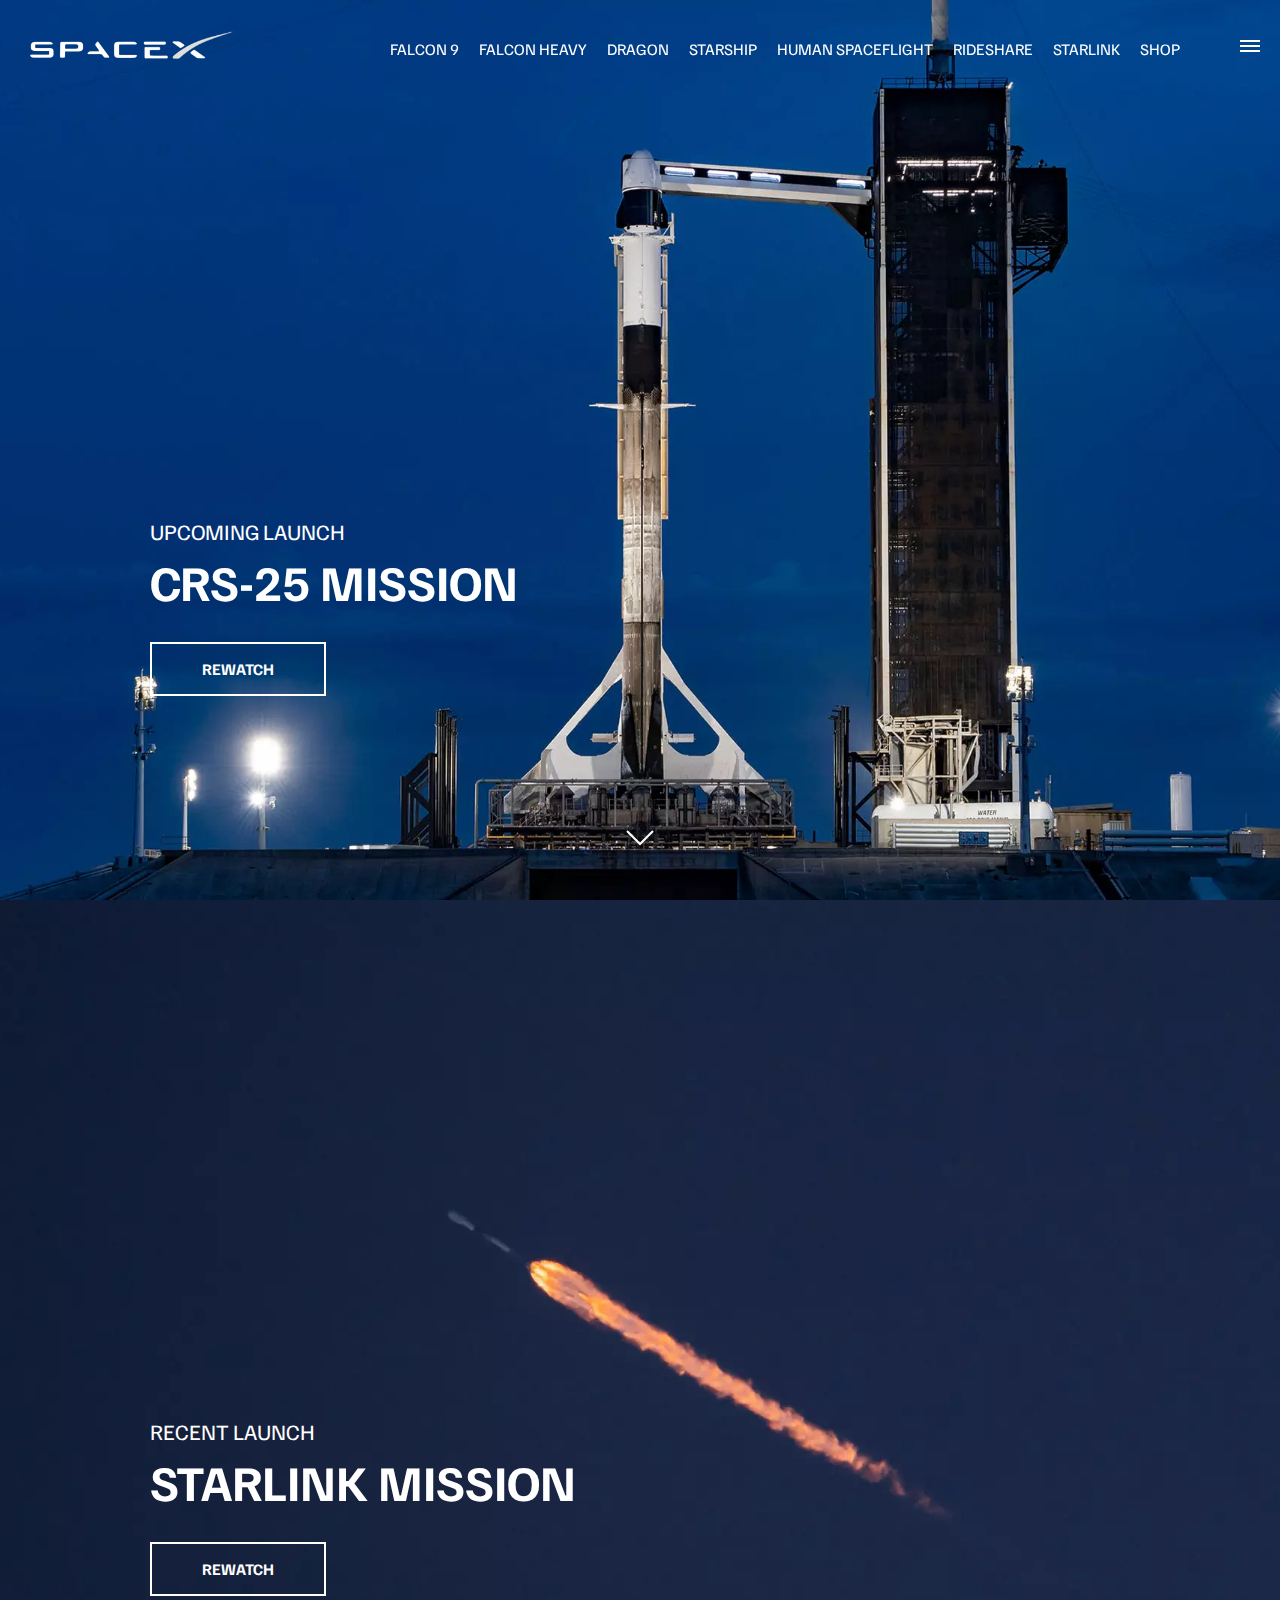
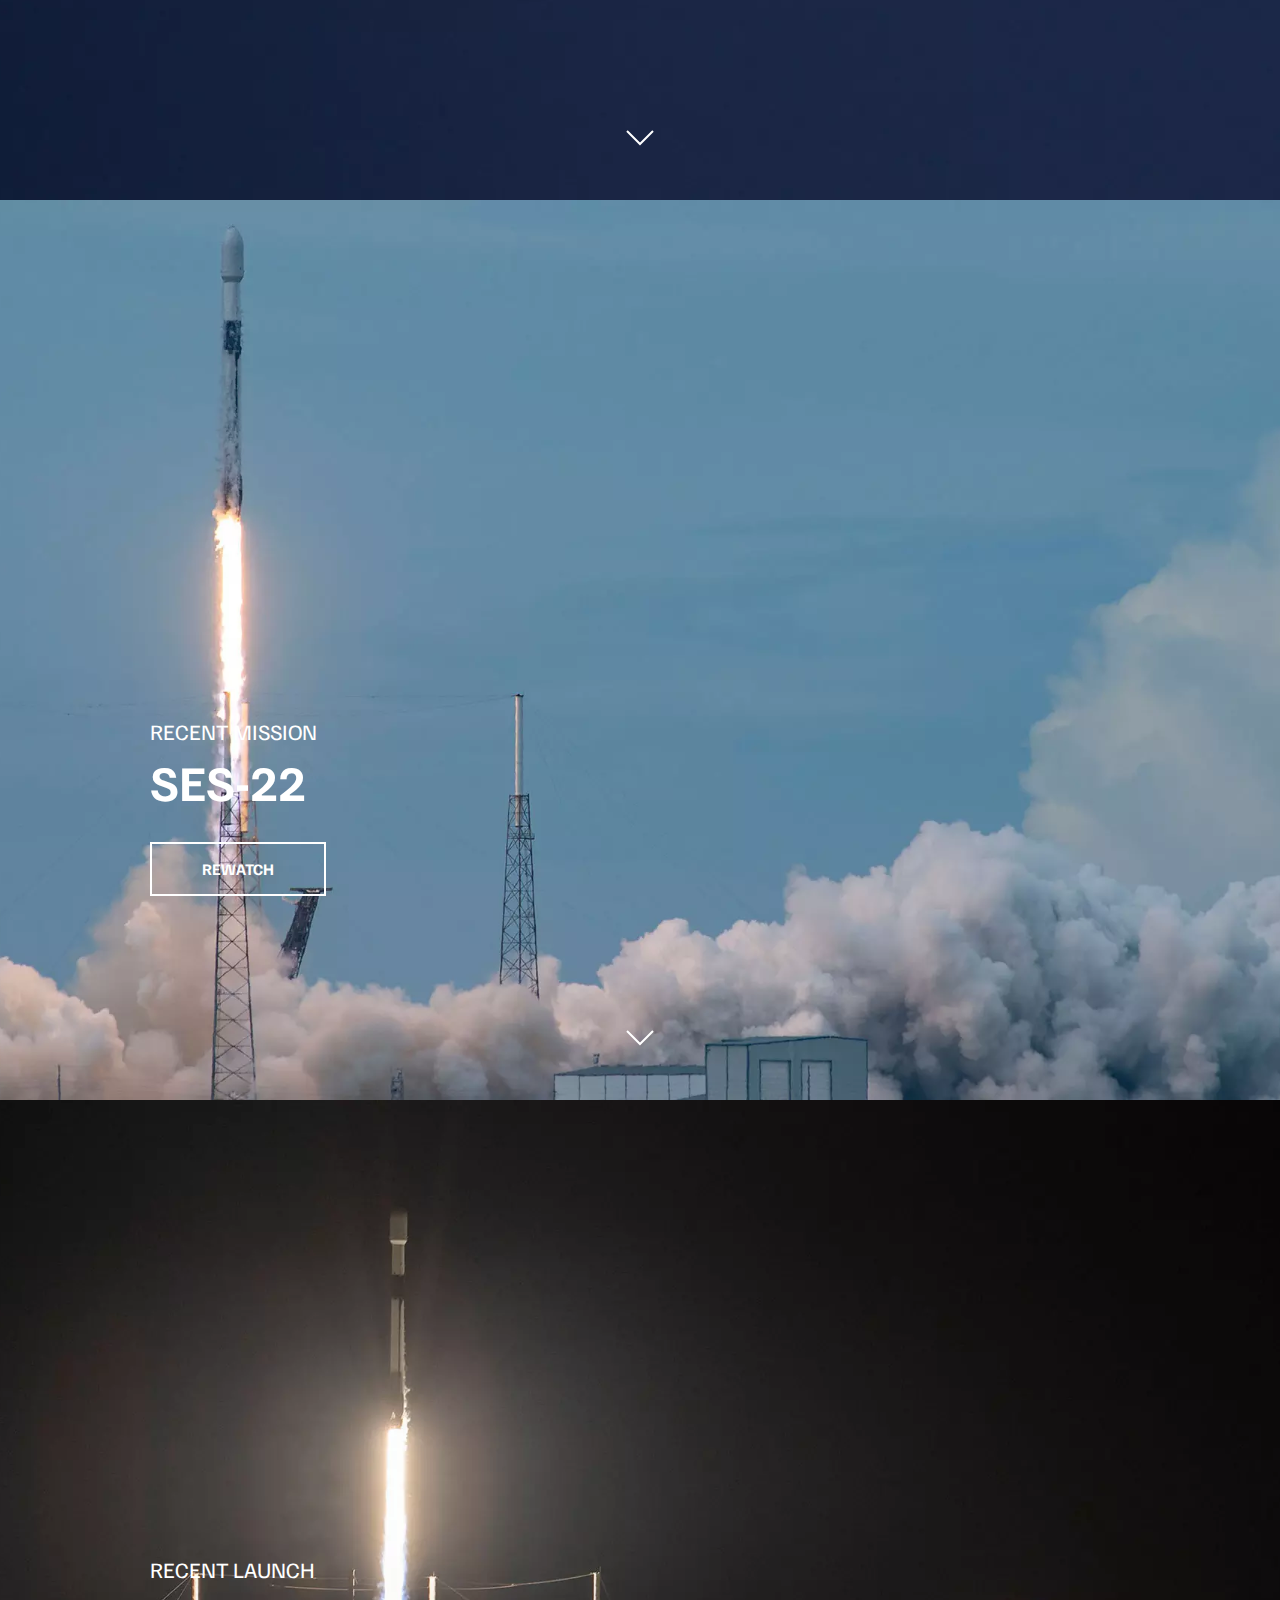
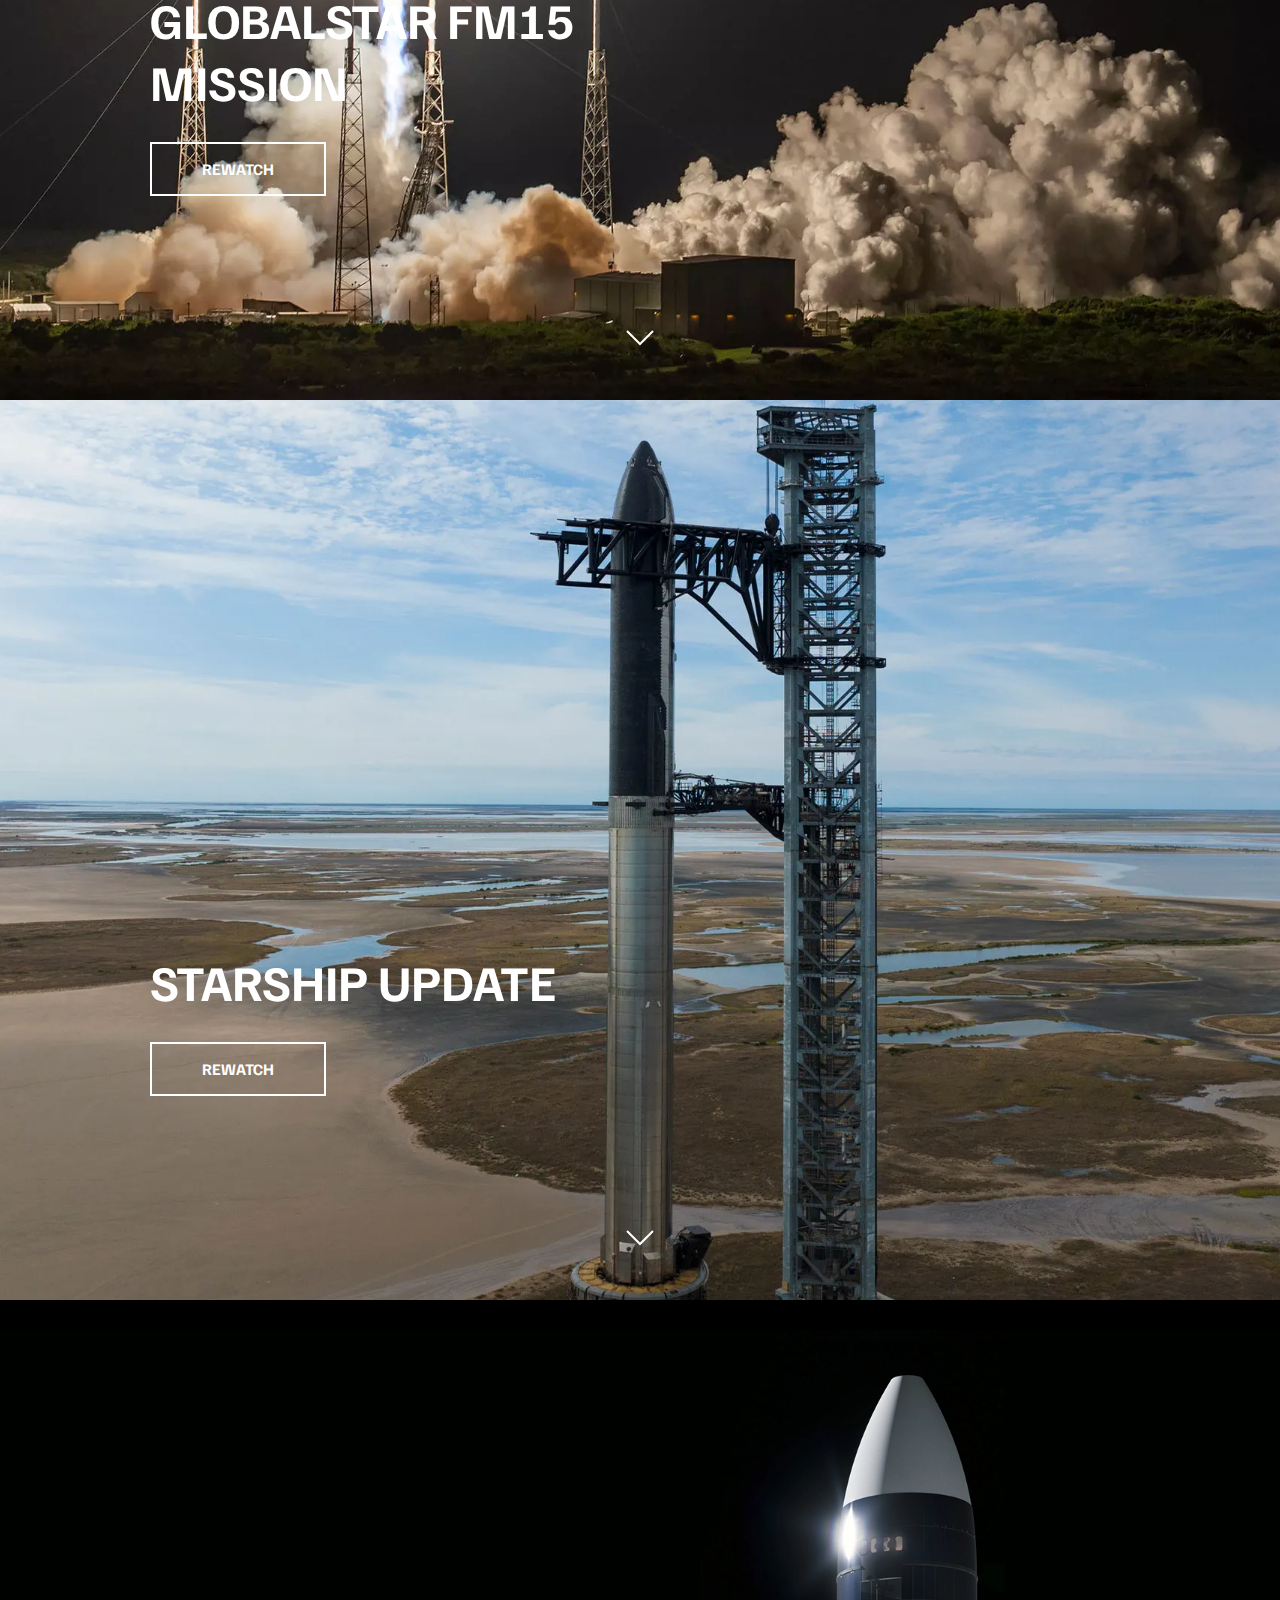
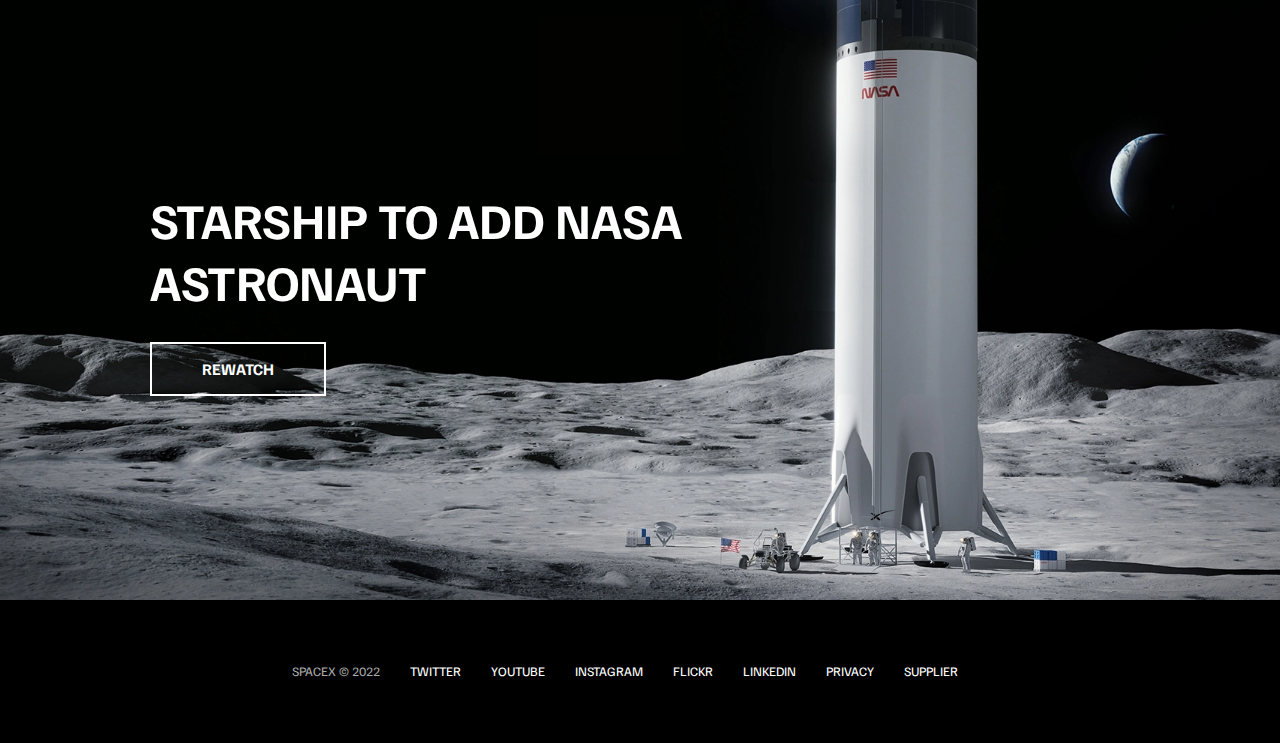
<file: index.html>
<!DOCTYPE html>
<html lang="en">
  <head>
    <meta charset="UTF-8" />
    <meta http-equiv="X-UA-Compatible" content="IE=edge" />
    <meta name="viewport" content="width=device-width, initial-scale=1.0" />
    <link rel="stylesheet" href="style.css" />
    <script src="index.js" defer></script>
    <title>SpaceX</title>
  </head>
  <body>
    <div id="overlay"></div>
    <div id="mobile-menu" class="mobile-main-menu">
      <ul>
        <li><a href="#">Mission</a></li>
        <li><a href="#">Launches</a></li>
        <li><a href="#">Careers</a></li>
        <li><a href="#">Updates</a></li>
        <li><a href="#">Shop</a></li>

        <li class="mobile-only"><a href="falcon9.html">Falcon 9</a></li>
        <li class="mobile-only"><a href="falcon-heavy.html">Falcon Heavy</a></li>
        <li class="mobile-only"><a href="dragon.html">Dragon</a></li>
        <li class="mobile-only"><a href="#">Starship</a></li>
        <li class="mobile-only"><a href="#">Human Spaceflight</a></li>
        <li class="mobile-only"><a href="#">Rideshare</a></li>
        <li class="mobile-only"><a href="#">Starlink</a></li>
      </ul>
    </div>
    <header class="main-header">
      <div class="logo">
        <a href="index.html">
          <img src="img/logo.png" alt="SpaceX" />
        </a>
      </div>
      <nav class="desktop-main-menu">
        <ul>
          <li><a href="falcon9.html">Falcon 9</a></li>
          <li><a href="falcon-heavy.html">Falcon Heavy</a></li>
          <li><a href="dragon.html">Dragon</a></li>
          <li><a href="#">Starship</a></li>
          <li><a href="#">Human Spaceflight</a></li>
          <li><a href="#">Rideshare</a></li>
          <li><a href="#">Starlink</a></li>
          <li><a href="#">Shop</a></li>
        </ul>
      </nav>
    </header>

    <!-- Hamburger Menu -->
    <button id="menu-btn" class="hamburger " type="button">
      <span class="hamburger-top"></span>
      <span class="hamburger-middle"></span>
      <span class="hamburger-bottom"></span>
    </button>

    <!-- Section A -->
    <section class="section-a">
      <div class="section-inner">
        <h4>Upcoming Launch</h4>
        <h2>CRS-25 Mission</h2>
        <a href="#" class="btn">
          <div class="hover"></div>
          <span>Rewatch</span>
        </a>
      </div>

      <div class="scroll-arrow">
        <svg width="30px" height="20px">
          <path
            stroke="#ffffff"
            fill="none"
            stroke-width="2px"
            d="M2.000,5.000 L15.000,18.000 L28.000,5.000"
          ></path>
        </svg>
      </div>
    </section>
      <!-- Section B -->
    <section class="section-b">
      <div class="section-inner">
        <h4>Recent Launch</h4>
        <h2>Starlink Mission</h2>
        <a href="#" class="btn">
          <div class="hover"></div>
          <span>Rewatch</span>
        </a>
      </div>

      <div class="scroll-arrow">
        <svg width="30px" height="20px">
          <path
            stroke="#ffffff"
            fill="none"
            stroke-width="2px"
            d="M2.000,5.000 L15.000,18.000 L28.000,5.000"
          ></path>
        </svg>
      </div>
    </section> 
      <!-- Section C -->
    <section class="section-c">
      <div class="section-inner">
        <h4>Recent Mission</h4>
        <h2>SES-22</h2>
        <a href="#" class="btn">
          <div class="hover"></div>
          <span>Rewatch</span>
        </a>
      </div>

      <div class="scroll-arrow">
        <svg width="30px" height="20px">
          <path
            stroke="#ffffff"
            fill="none"
            stroke-width="2px"
            d="M2.000,5.000 L15.000,18.000 L28.000,5.000"
          ></path>
        </svg>
      </div>
    </section>
      <!-- Section D -->
    <section class="section-d">
      <div class="section-inner">
        <h4>Recent Launch</h4>
        <h2>Globalstar FM15 Mission</h2>
        <a href="#" class="btn">
          <div class="hover"></div>
          <span>Rewatch</span>
        </a>
      </div>

      <div class="scroll-arrow">
        <svg width="30px" height="20px">
          <path
            stroke="#ffffff"
            fill="none"
            stroke-width="2px"
            d="M2.000,5.000 L15.000,18.000 L28.000,5.000"
          ></path>
        </svg>
      </div>
    </section>
      <!-- Section E -->
    <section class="section-e">
      <div class="section-inner">
        <h2>Starship Update</h2>
        <a href="#" class="btn">
          <div class="hover"></div>
          <span>Rewatch</span>
        </a>
      </div>

      <div class="scroll-arrow">
        <svg width="30px" height="20px">
          <path
            stroke="#ffffff"
            fill="none"
            stroke-width="2px"
            d="M2.000,5.000 L15.000,18.000 L28.000,5.000"
          ></path>
        </svg>
      </div>
    </section>
      <!-- Section F -->
    <section class="section-f">
      <div class="section-inner">
        <h2>Starship to add NASA astronaut</h2>
        <a href="#" class="btn">
          <div class="hover"></div>
          <span>Rewatch</span>
        </a>
      </div>
      </div>
    </section>
    <footer>
      <ul>
        <li>
          SpaceX &copy; 2022</li>
          <li><a href="#">Twitter</a></li>
          <li><a href="#">YouTube</a></li>
          <li><a href="#">Instagram</a></li>
          <li><a href="#">Flickr</a></li>
          <li><a href="#">LinkedIn</a></li>
          <li><a href="#">Privacy</a></li>
          <li><a href="#">Supplier</a></li>
      </ul>
    </footer>
  </body>
</html>
</file>
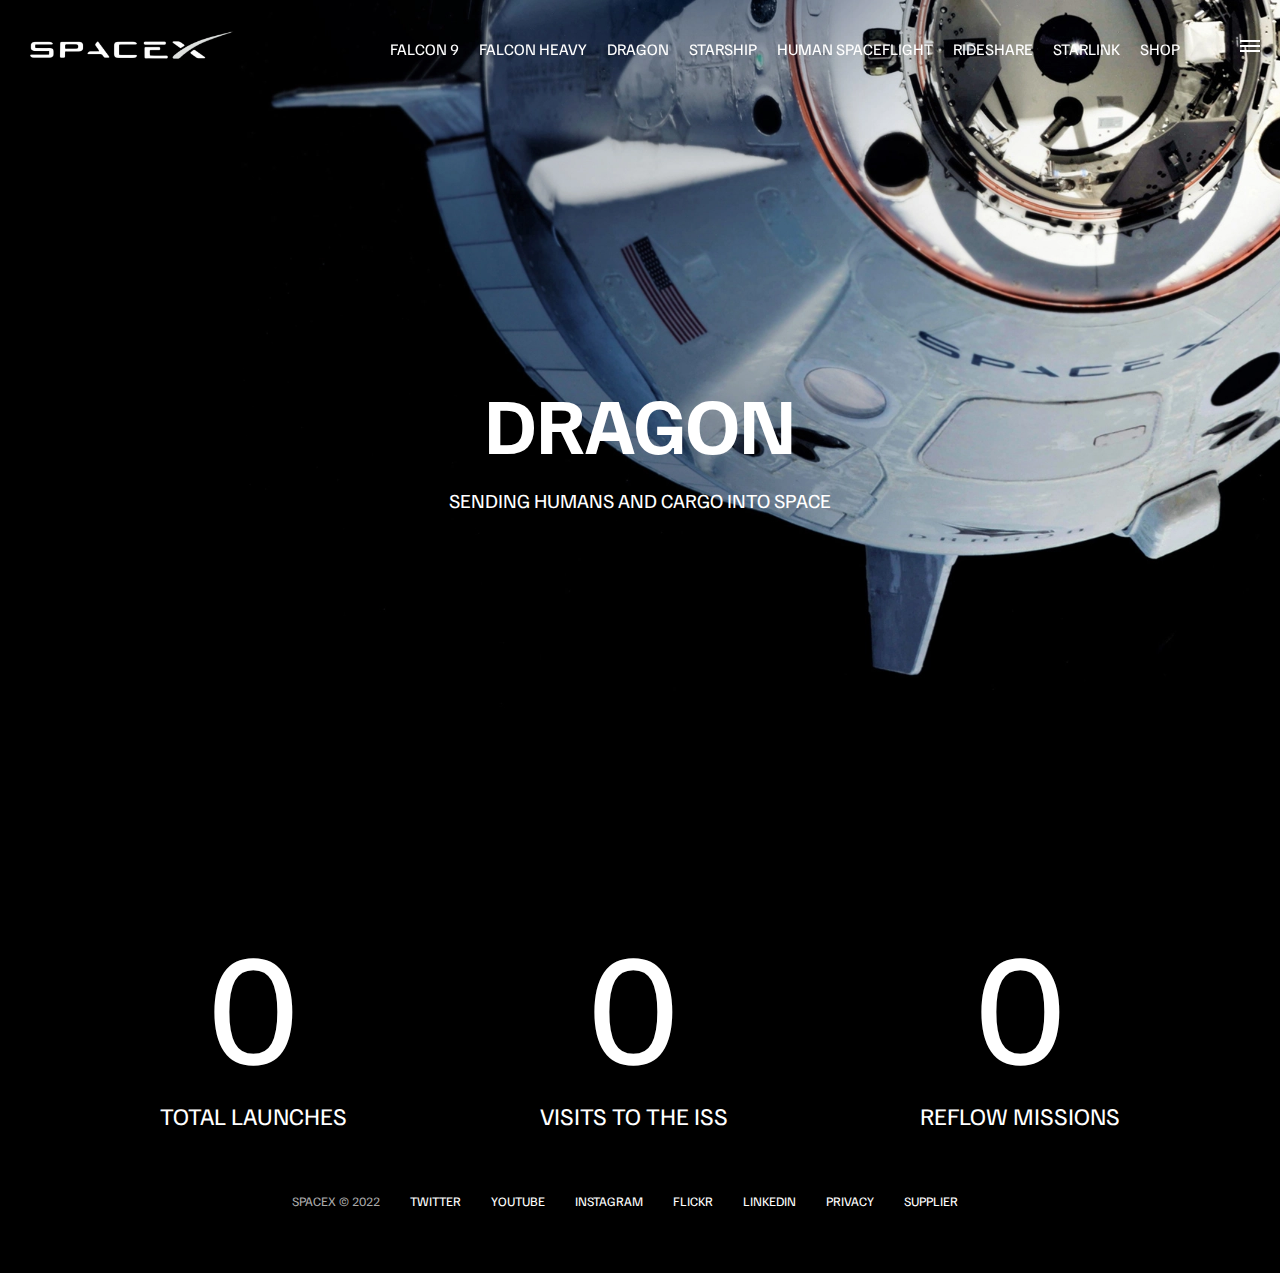
<file: dragon.html>
<!DOCTYPE html>
<html lang="en">
  <head>
    <meta charset="UTF-8" />
    <meta http-equiv="X-UA-Compatible" content="IE=edge" />
    <meta name="viewport" content="width=device-width, initial-scale=1.0" />
    <link rel="stylesheet" href="style.css" />

    <title>SpaceX - falcon9</title>
  </head>
  <body>
    <div id="overlay"></div>
    <div id="mobile-menu" class="mobile-main-menu">
      <ul>
        <li><a href="#">Mission</a></li>
        <li><a href="#">Launches</a></li>
        <li><a href="#">Careers</a></li>
        <li><a href="#">Updates</a></li>
        <li><a href="#">Shop</a></li>

        <li class="mobile-only"><a href="falcon9.html">Falcon 9</a></li>
        <li class="mobile-only">
          <a href="falcon-heavy.html">Falcon Heavy</a>
        </li>
        <li class="mobile-only"><a href="dragon.html">Dragon</a></li>
        <li class="mobile-only"><a href="#">Starship</a></li>
        <li class="mobile-only"><a href="#">Human Spaceflight</a></li>
        <li class="mobile-only"><a href="#">Rideshare</a></li>
        <li class="mobile-only"><a href="#">Starlink</a></li>
      </ul>
    </div>
    <header class="main-header">
      <div class="logo">
        <a href="index.html">
          <img src="img/logo.png" alt="SpaceX" />
        </a>
      </div>
      <nav class="desktop-main-menu">
        <ul>
          <li><a href="falcon9.html">Falcon 9</a></li>
          <li><a href="falcon-heavy.html">Falcon Heavy</a></li>
          <li><a href="dragon.html">Dragon</a></li>
          <li><a href="#">Starship</a></li>
          <li><a href="#">Human Spaceflight</a></li>
          <li><a href="#">Rideshare</a></li>
          <li><a href="#">Starlink</a></li>
          <li><a href="#">Shop</a></li>
        </ul>
      </nav>
    </header>

    <!-- Hamburger Menu -->
    <button id="menu-btn" class="hamburger" type="button">
      <span class="hamburger-top"></span>
      <span class="hamburger-middle"></span>
      <span class="hamburger-bottom"></span>
    </button>
    <section class="section-animate bg-dragon"></section>
    <div class="section-inner-center">
      <h3>Dragon</h3>
      <p>Sending humans and cargo into space</p>
    </div>
    <div class="stats">
      <div>
        <span class="counter" data-target="34">0</span>
        <h4>Total Launches</h4>
      </div>
      <div>
        <span class="counter" data-target="31">0</span>
        <h4>Visits to the ISS</h4>
      </div>
      <div>
        <span class="counter" data-target="13">0</span>
        <h4>Reflow Missions</h4>
      </div>
    </div>
    <footer>
      <ul>
        <li>SpaceX &copy; 2022</li>
        <li><a href="#">Twitter</a></li>
        <li><a href="#">YouTube</a></li>
        <li><a href="#">Instagram</a></li>
        <li><a href="#">Flickr</a></li>
        <li><a href="#">LinkedIn</a></li>
        <li><a href="#">Privacy</a></li>
        <li><a href="#">Supplier</a></li>
      </ul>
    </footer>
    <script src="index.js"></script>
  </body>
</html>
</file>
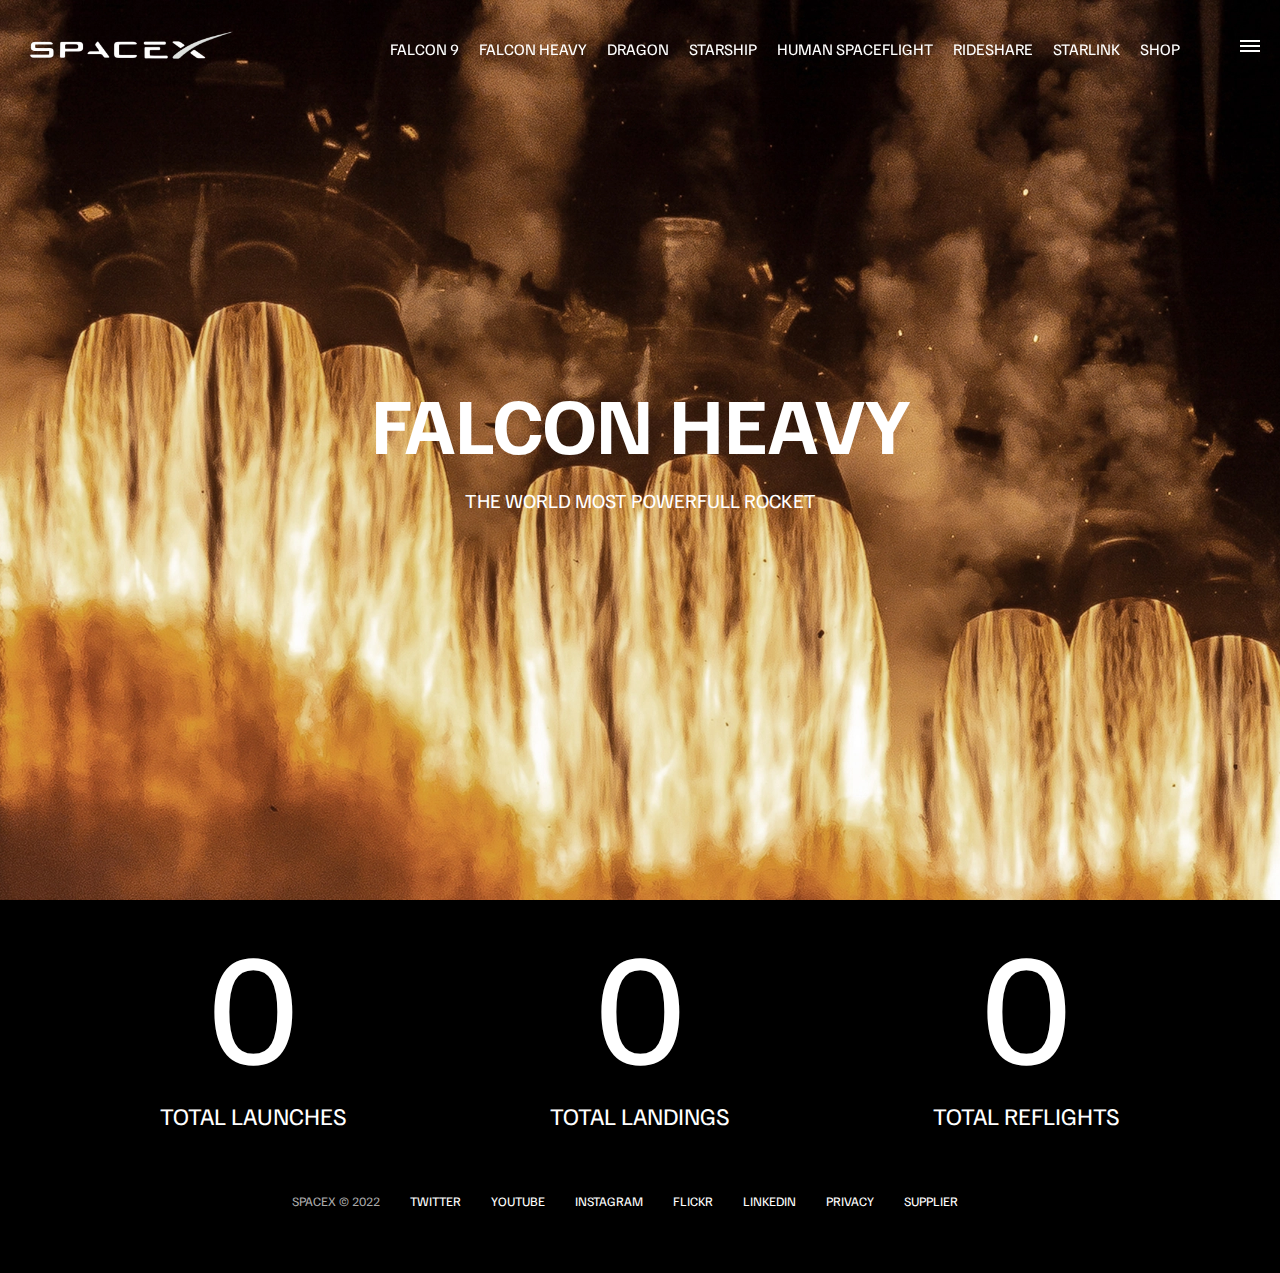
<file: falcon-heavy.html>
<!DOCTYPE html>
<html lang="en">
  <head>
    <meta charset="UTF-8" />
    <meta http-equiv="X-UA-Compatible" content="IE=edge" />
    <meta name="viewport" content="width=device-width, initial-scale=1.0" />
    <link rel="stylesheet" href="style.css" />

    <title>SpaceX - falcon9</title>
  </head>
  <body>
    <div id="overlay"></div>
    <div id="mobile-menu" class="mobile-main-menu">
      <ul>
        <li><a href="#">Mission</a></li>
        <li><a href="#">Launches</a></li>
        <li><a href="#">Careers</a></li>
        <li><a href="#">Updates</a></li>
        <li><a href="#">Shop</a></li>

        <li class="mobile-only"><a href="falcon9.html">Falcon 9</a></li>
        <li class="mobile-only">
          <a href="falcon-heavy.html">Falcon Heavy</a>
        </li>
        <li class="mobile-only"><a href="dragon.html">Dragon</a></li>
        <li class="mobile-only"><a href="#">Starship</a></li>
        <li class="mobile-only"><a href="#">Human Spaceflight</a></li>
        <li class="mobile-only"><a href="#">Rideshare</a></li>
        <li class="mobile-only"><a href="#">Starlink</a></li>
      </ul>
    </div>
    <header class="main-header">
      <div class="logo">
        <a href="index.html">
          <img src="img/logo.png" alt="SpaceX" />
        </a>
      </div>
      <nav class="desktop-main-menu">
        <ul>
          <li><a href="falcon9.html">Falcon 9</a></li>
          <li><a href="falcon-heavy.html">Falcon Heavy</a></li>
          <li><a href="dragon.html">Dragon</a></li>
          <li><a href="#">Starship</a></li>
          <li><a href="#">Human Spaceflight</a></li>
          <li><a href="#">Rideshare</a></li>
          <li><a href="#">Starlink</a></li>
          <li><a href="#">Shop</a></li>
        </ul>
      </nav>
    </header>

    <!-- Hamburger Menu -->
    <button id="menu-btn" class="hamburger" type="button">
      <span class="hamburger-top"></span>
      <span class="hamburger-middle"></span>
      <span class="hamburger-bottom"></span>
    </button>
    <section class="section-animate bg-falcon-heavy"></section>
    <div class="section-inner-center">
      <h3>Falcon Heavy</h3>
      <p>The world most powerfull rocket</p>
    </div>
    <div class="stats">
      <div>
        <span class="counter" data-target="3">0</span>
        <h4>Total Launches</h4>
      </div>
      <div>
        <span class="counter" data-target="7">0</span>
        <h4>Total Landings</h4>
      </div>
      <div>
        <span class="counter" data-target="4">0</span>
        <h4>Total Reflights</h4>
      </div>
    </div>
    <footer>
      <ul>
        <li>SpaceX &copy; 2022</li>
        <li><a href="#">Twitter</a></li>
        <li><a href="#">YouTube</a></li>
        <li><a href="#">Instagram</a></li>
        <li><a href="#">Flickr</a></li>
        <li><a href="#">LinkedIn</a></li>
        <li><a href="#">Privacy</a></li>
        <li><a href="#">Supplier</a></li>
      </ul>
    </footer>
    <script src="index.js"></script>
  </body>
</html>
</file>
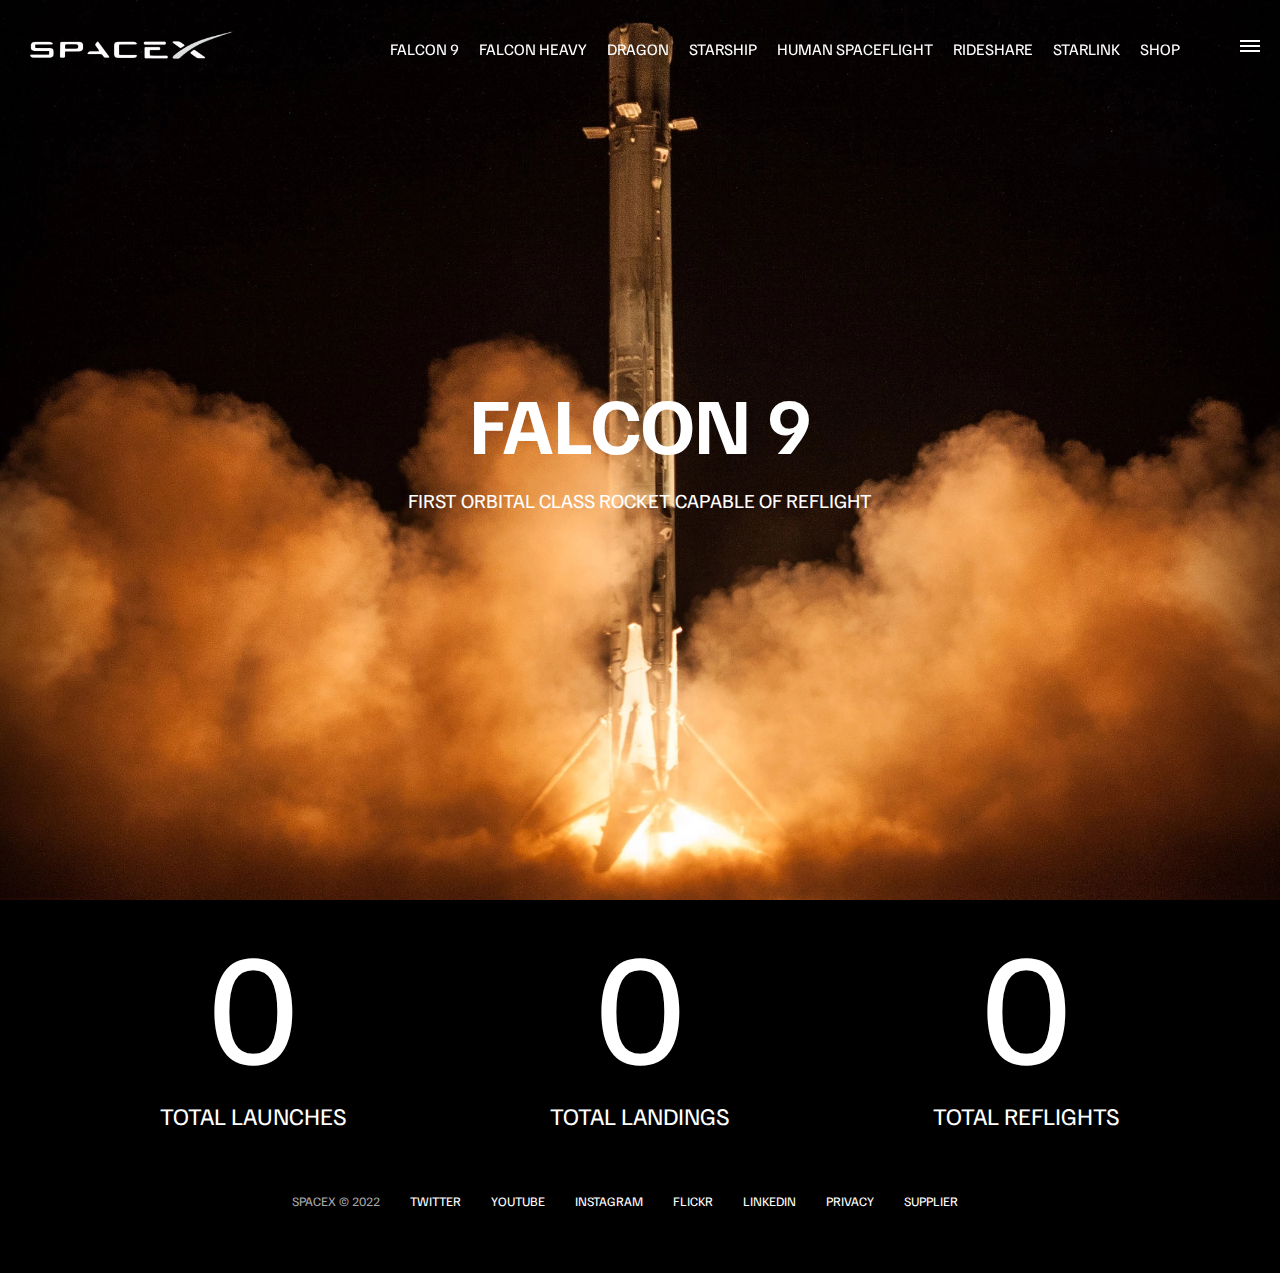
<file: falcon9.html>
<!DOCTYPE html>
<html lang="en">
  <head>
    <meta charset="UTF-8" />
    <meta http-equiv="X-UA-Compatible" content="IE=edge" />
    <meta name="viewport" content="width=device-width, initial-scale=1.0" />
    <link rel="stylesheet" href="style.css" />

    <title>SpaceX - falcon9</title>
  </head>
  <body>
    <div id="overlay"></div>
    <div id="mobile-menu" class="mobile-main-menu">
      <ul>
        <li><a href="#">Mission</a></li>
        <li><a href="#">Launches</a></li>
        <li><a href="#">Careers</a></li>
        <li><a href="#">Updates</a></li>
        <li><a href="#">Shop</a></li>

        <li class="mobile-only"><a href="falcon9.html">Falcon 9</a></li>
        <li class="mobile-only">
          <a href="falcon-heavy.html">Falcon Heavy</a>
        </li>
        <li class="mobile-only"><a href="dragon.html">Dragon</a></li>
        <li class="mobile-only"><a href="#">Starship</a></li>
        <li class="mobile-only"><a href="#">Human Spaceflight</a></li>
        <li class="mobile-only"><a href="#">Rideshare</a></li>
        <li class="mobile-only"><a href="#">Starlink</a></li>
      </ul>
    </div>
    <header class="main-header">
      <div class="logo">
        <a href="index.html">
          <img src="img/logo.png" alt="SpaceX" />
        </a>
      </div>
      <nav class="desktop-main-menu">
        <ul>
          <li><a href="falcon9.html">Falcon 9</a></li>
          <li><a href="falcon-heavy.html">Falcon Heavy</a></li>
          <li><a href="dragon.html">Dragon</a></li>
          <li><a href="#">Starship</a></li>
          <li><a href="#">Human Spaceflight</a></li>
          <li><a href="#">Rideshare</a></li>
          <li><a href="#">Starlink</a></li>
          <li><a href="#">Shop</a></li>
        </ul>
      </nav>
    </header>

    <!-- Hamburger Menu -->
    <button id="menu-btn" class="hamburger" type="button">
      <span class="hamburger-top"></span>
      <span class="hamburger-middle"></span>
      <span class="hamburger-bottom"></span>
    </button>
    <section class="section-animate bg-falcon-9"></section>
    <div class="section-inner-center">
      <h3>Falcon 9</h3>
      <p>First orbital class rocket capable of reflight</p>
    </div>
    <div class="stats">
      <div>
        <span class="counter" data-target="3">0</span>
        <h4>Total Launches</h4>
      </div>
      <div>
        <span class="counter" data-target="7">0</span>
        <h4>Total Landings</h4>
      </div>
      <div>
        <span class="counter" data-target="4">0</span>
        <h4>Total Reflights</h4>
      </div>
    </div>
    <footer>
      <ul>
        <li>SpaceX &copy; 2022</li>
        <li><a href="#">Twitter</a></li>
        <li><a href="#">YouTube</a></li>
        <li><a href="#">Instagram</a></li>
        <li><a href="#">Flickr</a></li>
        <li><a href="#">LinkedIn</a></li>
        <li><a href="#">Privacy</a></li>
        <li><a href="#">Supplier</a></li>
      </ul>
    </footer>
    <script src="index.js"></script>
  </body>
</html>
</file>
<file: style.css>
@import url('https://fonts.googleapis.com/css2?family=Familjen+Grotesk:wght@400;600;700&display=swap');
*, *::before, *::after {
   margin: 0;
   padding: 0;
   box-sizing: border-box;
}

body {
    font-family: 'Familjen Grotesk', sans-serif;
    background: #000;
    color: #fff;
}

a {
    text-decoration: none;
    color: #fff;
}

ul {
    list-style: none;
}

/* Header/Navbar */
.main-header {
    position: fixed;
    top: 0;
    left: 0;
    width: 100%;
    z-index: 3;
    display: flex;
    justify-content: space-between;
    align-items: center;
    text-transform: uppercase;
    height: 100px;
    padding: 0 30px;
}

/* Logo */
.logo {
    width: 210px;
    height: auto;
}
.logo img {
    display: block;
    width: 100%;
    height: auto;
}

/* Desktop */
.desktop-main-menu {
    margin-right: 50px;
}
.desktop-main-menu ul {
    display: flex;

}
.desktop-main-menu ul li {
    position: relative;
    margin-right: 20px;
    padding-bottom: 2px;
}

/* Menu Item Bottom border */
.desktop-main-menu ul li::after {
    content: '';
    position: absolute;
    bottom: 0;
    left: 0;
    width: 100%;
    height: 1px;
    background: #fff;
    transform: scaleX(0);
    transition: transform 0.6s cubic-bezier(0.19,1,0.22,1);
    transform-origin: right center;
}
.desktop-main-menu ul li:hover::after {
    transform: scaleX(1);
    transform-origin: left center;
    transition-duration: 0.4s;
}

section {
    position: relative;
    height: 100vh;
    background-position: center center;
    background-repeat: no-repeat;
    background-size: cover;
    text-transform: uppercase;
}

.section-inner {
    position: absolute;
    bottom: 200px;
    left: 150px;
    max-width: 560px;
}
.section-inner h4 {
    font-size: 22px;
    margin-bottom: 5px;
    font-weight: 300;
    animation: fadeInUp 0.5s ease-in-out;
}
.section-inner h2 {
    font-size: 50px;
    font-weight: 700;
    margin-bottom: 20px;
    animation: fadeInUp 0.5s ease-in-out 0.2s;
    animation-fill-mode: both;
}
.section-inner a {
    animation: fadeInUp 0.5s ease-in-out 0.4s;
    animation-fill-mode: both;
}

/* Background-Img */

.section-a {
    background-image: url(img/section-a.webp);
}
.section-b {
    background-image: url(img/section-b.webp);
}
.section-c {
    background-image: url(img/section-c.webp);
}
.section-d {
    background-image: url(img/section-d.webp);
}
.section-e {
    background-image: url(img/section-e.webp);
}
.section-f {
    background-image: url(img/section-f.webp);
}

.btn {
    position: relative;
    display: inline-block;
    cursor: pointer;
    text-align: center;
    min-width: 130px;
    padding: 15px 50px;
    margin-top: 10px;
    border: 2px solid #fff;
    text-transform: uppercase;
    font-weight: bold;
    overflow: hidden;
    z-index: 2;
}
.btn:hover span {
    color: #000;

}

.btn .hover {
    position: absolute;
    top: 0;
    left: 0;
    width: 100%;
    height: 100%;
    background-color: #fff;
    color: #000;
    z-index: -1;
    transform: translateY(100%);
    transition: transform 0.6s cubic-bezier(0.19,1,0.22,1);
    
}
.btn:hover .hover {
    transform: translateY(0);
}

.scroll-arrow {
    position: absolute;
    bottom: 50px;
    left: 50%;
    transform: translateX(-50%);
    animation: fadeBounce 5s infinite;
}

/* Footer */
footer {
    position: relative;
    padding: 55px 0;

}
footer ul {
    display: flex;
    justify-content: center;
    align-items: center;
    flex-wrap: wrap;
}
footer ul li {
    margin-right: 30px;
    color: #aaa;
    text-transform: uppercase;
    font-size: 13px;
    line-height: 2.5;
}
footer ul li a {
    color: #fff;
    transition: color 0.6sS;
}
footer ul li a:hover {
    color: #aaa;
}

/* Hamburger  */
.hamburger {
    position: fixed;
    top: 40px;
    right: 20px;
    z-index: 10;
    cursor: pointer;
    width: 20px;
    height: 20px;
    background: none;
    border: none;
}
.hamburger-top,
.hamburger-middle,
.hamburger-bottom {
    position: absolute;
    width: 20px;
    height: 2px;
    top: 0;
    left: 0;
    background: #fff;
    transition: all 0.5s;
}
.hamburger-middle {
    transform: translateY(5px);
}
.hamburger-bottom {
    transform: translateY(10px);
}
.open {
    transform: rotate(90deg);
}
.open .hamburger-top {
    transform: rotate(45deg) translateY(6px) translateX(6px);
}
.open .hamburger-middle {
    display: none;
}
.open .hamburger-bottom {
    transform: rotate(-45deg) translateY(6px) translateX(-6px);
}

/* Overlay */
.overlay-show {
    position: fixed;
    top: 0;
    left: 0;
    width: 100%;
    height: 100%;
    background-color: rgba(0, 0, 0, 0.7);
    z-index: 3;
}
.stop-scrolling {
    overflow: hidden;
}

/* Hide mobile main menu */
.mobile-only {
    display: none;
}

/* Mobile Menu */
.mobile-main-menu {
    position: fixed;
    top: 0;
    right: 0;
    width: 350px;
    height: 100%;
    background: #000;
    z-index: 4;
    display: flex;
    justify-content: center;
    align-items: center;
    transform: translateX(100%);
    transition: transform 0.6s cubic-bezier(0.19, 1, 0.22,1);
}

/* Bring menu from right */
.show-menu {
    transform: translateX(0);
}
.mobile-main-menu ul {
    display: flex;
    flex-direction: column;
    align-items: end;
    justify-content: center;
    padding: 50px;
    width: 100%;
}
.mobile-main-menu ul li {
    margin-bottom: 20px;
    font-size: 18px;
    text-transform: uppercase;
    border-bottom: 1px #555 dotted;
    width: 100%;
    text-align: right;
    padding-bottom: 8px;
}
.mobile-main-menu ul li a {
    color: #fff;
    transition: color 0.6s;
}
.mobile-main-menu ul li a:hover {
    color: #aaa;
}
/* Falcon 9 */
.bg-falcon-9 {
    background-image: url(img/falcon-9.webp);
}
.section-animate {
    animation: fadeIn 2s ease-in-out;
}
.section-inner-center {
    position: absolute;
    top: 50%;
    left: 50%;
    transform: translate(-50%, -50%);
    text-transform: uppercase;
    text-align: center;
    width: 80%;

}
.section-inner-center h3 {
    font-size: 80px;
    margin-bottom: 15px;
    animation: fadeInUp 0.5s ease-in-out;
}
.section-inner-center p {
    font-size: 20px;
    margin-bottom: 15px;
    animation: fadeInUp 0.5s ease-in-out 0.2s;
    animation-fill-mode: both;
}
/* Falcon Heavy */
.bg-falcon-heavy {
    background-image: url(img/falcon-heavy.webp);
}
/* Dragon */
.bg-dragon {
    background-image: url(img/dragon.webp);
}


/* Stats */
.stats {
    max-width: 960px;
    margin: 0 auto;
    display: flex;
    align-items: center;
    justify-content: space-between;
    text-align: center;
    text-transform: uppercase;

}
.stats div span {
    font-size: 160px;
}
.stats div h4 {
    font-size: 24px;
    font-weight: 300;
}
/* Animations */
@keyframes fadeInUp {
    0% {
        opacity: 0;
        transform: translateY(140px);
    }
    100% {
        opacity: 1;
        transform: translateY(0);
    }

}
@keyframes fadeIn {
    0% {
        opacity: 0;
        transform: translateY(140px);
    }
    100% {
        opacity: 1;
        transform: translateY(0);
    }
}


        
@keyframes fadeBounce {
    10%,
    20%,
    30%,
    50%,
    80%,
    100%{
        opacity: 0;
        transform: translateY(-20px);
    }
    40% {
        opacity: 1;
        transform: translateY(0);
    }
}

/* Media Queries */
@media (max-width: 960px) {
    .desktop-main-menu{
        display: none;
        /* Show main mobile item */
 
    }
    .mobile-only {
        display: block;
    }
    .section-inner-center h3 {
       font-size: 75px; 
    }
}

@media (max-width: 600px) {
    .section-inner {
        bottom: 75px;
        left: 20px;
    }
    .section-inner h2 {
        font-size: 40px;
    }

    footer ul li:first-child {
        position: absolute;
        top: 30px;
        left: 50%;
        transform: translate(-50%, -50%);
    }
    footer ul li {
        margin-right: 15px;
    }
    .logo {
        width: 150px;
        margin: auto;
    }
    .section-inner-center h3 {
        font-size: 50px; 
     }
     /* Stats */
     .stats {
        flex-direction: column;
     }
     .stats div {
        margin-bottom: 20px;
     }


}
</file>
